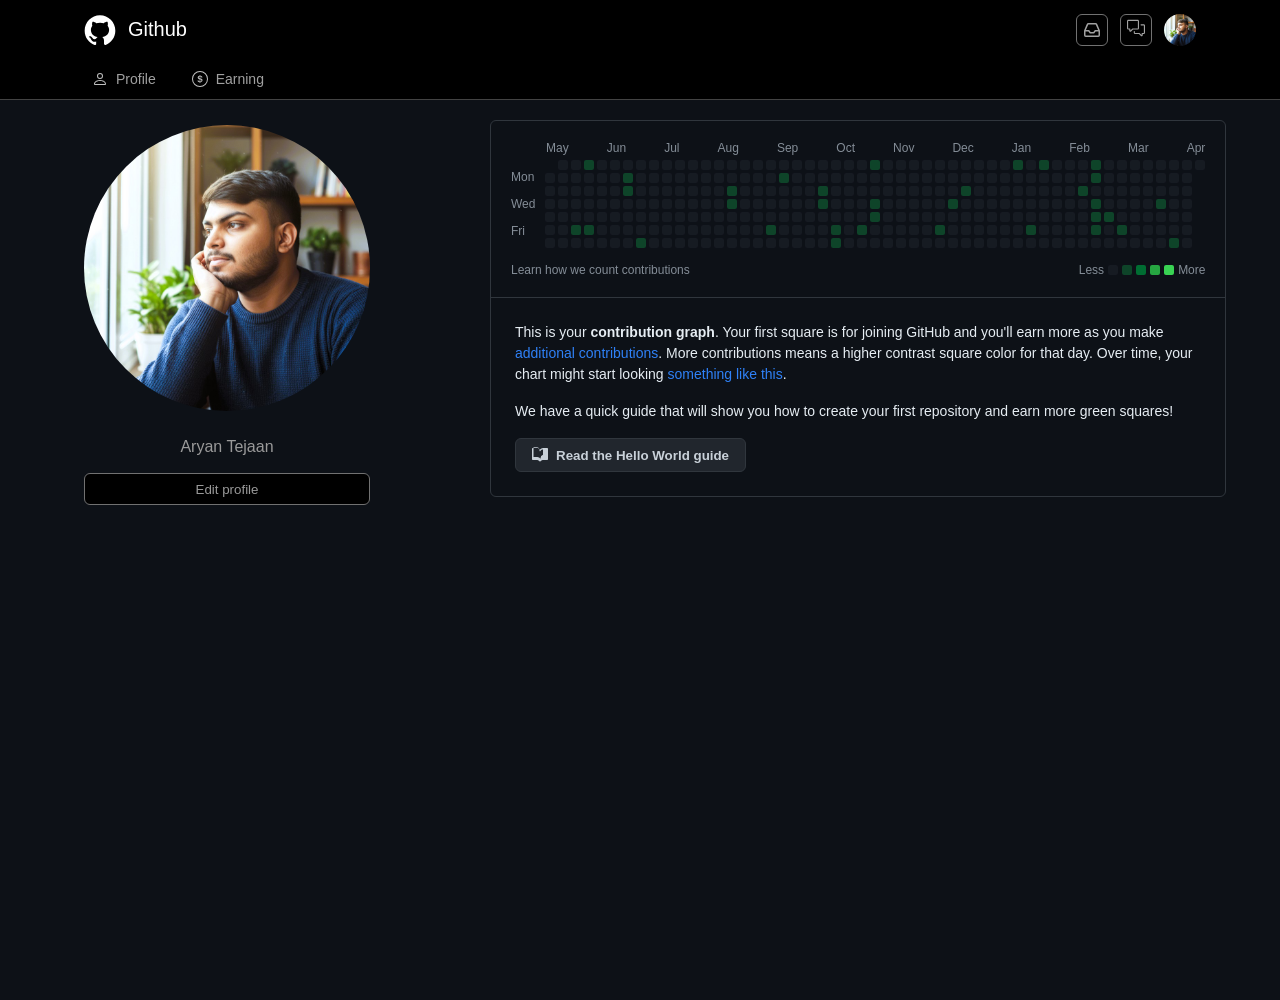
<file: index.html>
<!DOCTYPE html>
<html lang="en">

<head>
    <meta charset="UTF-8">
    <meta name="viewport" content="width=device-width, initial-scale=1.0">
    <title>github</title>
    <link rel="stylesheet" href="style.css">
</head>

<body>
    <nav class="navbar">
        <div class="box">
            <div class="upperbox">
                <div class="left">
                    <a href="https://github.com/aryan-dev-create">
                        <div class="logo">
                            <svg data-component="Octicon" aria-hidden="true" focusable="false"
                                class="octicon octicon-mark-github" viewBox="0 0 24 24" width="32" height="32"
                                fill="currentColor" display="inline-block" overflow="visible"
                                style="vertical-align:text-bottom">
                                <path
                                    d="M10.226 17.284c-2.965-.36-5.054-2.493-5.054-5.256 0-1.123.404-2.336 1.078-3.144-.292-.741-.247-2.314.09-2.965.898-.112 2.111.36 2.83 1.01.853-.269 1.752-.404 2.853-.404 1.1 0 1.999.135 2.807.382.696-.629 1.932-1.1 2.83-.988.315.606.36 2.179.067 2.942.72.854 1.101 2 1.101 3.167 0 2.763-2.089 4.852-5.098 5.234.763.494 1.28 1.572 1.28 2.807v2.336c0 .674.561 1.056 1.235.786 4.066-1.55 7.255-5.615 7.255-10.646C23.5 6.188 18.334 1 11.978 1 5.62 1 .5 6.188.5 12.545c0 4.986 3.167 9.12 7.435 10.669.606.225 1.19-.18 1.19-.786V20.63a2.9 2.9 0 0 1-1.078.224c-1.483 0-2.359-.808-2.987-2.313-.247-.607-.517-.966-1.034-1.033-.27-.023-.359-.135-.359-.27 0-.27.45-.471.898-.471.652 0 1.213.404 1.797 1.235.45.651.921.943 1.483.943.561 0 .92-.202 1.437-.719.382-.381.674-.718.944-.943">
                                </path>
                            </svg>
                        </div>
                    </a>
                    <div class="home">Github</div>
                </div>
                <div class="right">
                    <div class="noti"><svg data-component="Octicon" aria-hidden="true" focusable="false"
                            class="octicon octicon-inbox" viewBox="0 0 16 16" width="16" height="16" fill="currentColor"
                            display="inline-block" overflow="visible" style="vertical-align:text-bottom">
                            <path
                                d="M2.8 2.06A1.75 1.75 0 0 1 4.41 1h7.18c.7 0 1.333.417 1.61 1.06l2.74 6.395c.04.093.06.194.06.295v4.5A1.75 1.75 0 0 1 14.25 15H1.75A1.75 1.75 0 0 1 0 13.25v-4.5c0-.101.02-.202.06-.295Zm1.61.44a.25.25 0 0 0-.23.152L1.887 8H4.75a.75.75 0 0 1 .6.3L6.625 10h2.75l1.275-1.7a.75.75 0 0 1 .6-.3h2.863L11.82 2.652a.25.25 0 0 0-.23-.152Zm10.09 7h-2.875l-1.275 1.7a.75.75 0 0 1-.6.3h-3.5a.75.75 0 0 1-.6-.3L4.375 9.5H1.5v3.75c0 .138.112.25.25.25h12.5a.25.25 0 0 0 .25-.25Z">
                            </path>
                        </svg></div>
                    <button class="message-btn">
                        <div class="message">
                            <svg aria-hidden="true" height="24" viewBox="0 0 24 24" version="1.1" width="18"
                                fill="currentColor" data-view-component="true"
                                class="octicon octicon-comment-discussion blankslate-icon">
                                <path
                                    d="M1.75 1h12.5c.966 0 1.75.784 1.75 1.75v9.5A1.75 1.75 0 0 1 14.25 14H8.061l-2.574 2.573A1.458 1.458 0 0 1 3 15.543V14H1.75A1.75 1.75 0 0 1 0 12.25v-9.5C0 1.784.784 1 1.75 1ZM1.5 2.75v9.5c0 .138.112.25.25.25h2a.75.75 0 0 1 .75.75v2.19l2.72-2.72a.749.749 0 0 1 .53-.22h6.5a.25.25 0 0 0 .25-.25v-9.5a.25.25 0 0 0-.25-.25H1.75a.25.25 0 0 0-.25.25Z">
                                </path>
                                <path
                                    d="M22.5 8.75a.25.25 0 0 0-.25-.25h-3.5a.75.75 0 0 1 0-1.5h3.5c.966 0 1.75.784 1.75 1.75v9.5A1.75 1.75 0 0 1 22.25 20H21v1.543a1.457 1.457 0 0 1-2.487 1.03L15.939 20H10.75A1.75 1.75 0 0 1 9 18.25v-1.465a.75.75 0 0 1 1.5 0v1.465c0 .138.112.25.25.25h5.5a.75.75 0 0 1 .53.22l2.72 2.72v-2.19a.75.75 0 0 1 .75-.75h2a.25.25 0 0 0 .25-.25v-9.5Z">
                                </path>
                            </svg>
                        </div>
                    </button>
                    <div class="profile">
                        <img src="Aryan .jpeg" alt="">
                    </div>
                </div>
            </div>
            <div class="lowerbox">
                <a class="pages" href="index.html">
                    <div class="rect effects">
                        <div class="icon">
                            <svg xmlns="http://www.w3.org/2000/svg" width="16" height="16" fill="currentColor"
                                class="bi bi-person" viewBox="0 0 16 16">
                                <path
                                    d="M8 8a3 3 0 1 0 0-6 3 3 0 0 0 0 6m2-3a2 2 0 1 1-4 0 2 2 0 0 1 4 0m4 8c0 1-1 1-1 1H3s-1 0-1-1 1-4 6-4 6 3 6 4m-1-.004c-.001-.246-.154-.986-.832-1.664C11.516 10.68 10.289 10 8 10s-3.516.68-4.168 1.332c-.678.678-.83 1.418-.832 1.664z" />
                            </svg>
                        </div>
                        <div class="text">Profile</div>
                    </div>
                </a>
                <a class="pages" href="index2.html">
                    <div class="rect effects">
                        <div class="icon">
                            <svg xmlns="http://www.w3.org/2000/svg" width="16" height="16" fill="currentColor"
                                class="bi bi-coin" viewBox="0 0 16 16">
                                <path
                                    d="M5.5 9.511c.076.954.83 1.697 2.182 1.785V12h.6v-.709c1.4-.098 2.218-.846 2.218-1.932 0-.987-.626-1.496-1.745-1.76l-.473-.112V5.57c.6.068.982.396 1.074.85h1.052c-.076-.919-.864-1.638-2.126-1.716V4h-.6v.719c-1.195.117-2.01.836-2.01 1.853 0 .9.606 1.472 1.613 1.707l.397.098v2.034c-.615-.093-1.022-.43-1.114-.9zm2.177-2.166c-.59-.137-.91-.416-.91-.836 0-.47.345-.822.915-.925v1.76h-.005zm.692 1.193c.717.166 1.048.435 1.048.91 0 .542-.412.914-1.135.982V8.518z" />
                                <path d="M8 15A7 7 0 1 1 8 1a7 7 0 0 1 0 14m0 1A8 8 0 1 0 8 0a8 8 0 0 0 0 16" />
                            </svg>
                        </div>
                        <div class="text">Earning</div>
                    </div>
                </a>
            </div>
        </div>
    </nav>
    <div class="container">
        <div class="con">
            <div class="pro">
                <div class="circle">
                    <img src="Aryan .jpeg" alt="">
                </div>
                <div class="name">Aryan Tejaan</div>
                <div class="edit">
                    <a class="pages" href="https://github.com/settings/profile">
                        <button class="edit-btn">Edit profile</button>
                    </a>
                </div>
            </div>

            <div class="contribution-card">
                <!-- Top Graph Section -->
                <div class="graph-wrapper">
                    <div class="months">
                        <span>May</span><span>Jun</span><span>Jul</span><span>Aug</span>
                        <span>Sep</span><span>Oct</span><span>Nov</span><span>Dec</span>
                        <span>Jan</span><span>Feb</span><span>Mar</span><span>Apr</span>
                    </div>

                    <div class="graph-body">
                        <div class="days">
                            <span>Mon</span>
                            <span>Wed</span>
                            <span>Fri</span>
                        </div>
                        <div class="grid" id="contributionGrid">
                            <!-- Squares generated via CSS or JS -->
                        </div>
                    </div>

                    <div class="graph-footer">
                        <a href="#">Learn how we count contributions</a>
                        <div class="legend">
                            <span>Less</span>
                            <div class="sq level-0"></div>
                            <div class="sq level-1"></div>
                            <div class="sq level-2"></div>
                            <div class="sq level-3"></div>
                            <div class="sq level-4"></div>
                            <span>More</span>
                        </div>
                    </div>
                </div>

                <!-- Bottom Info Section -->
                <div class="info-section">
                    <p>This is your <strong>contribution graph</strong>. Your first square is for joining GitHub and
                        you'll earn more as you make <a href="#">additional contributions</a>. More contributions means
                        a higher contrast square color for that day. Over time, your chart might start looking <a
                            href="#">something like this</a>.</p>
                    <p>We have a quick guide that will show you how to create your first repository and earn more green
                        squares!</p>
                    <a class="pages1" href="https://docs.github.com/en/get-started/start-your-journey/hello-world">
                        <button class="btn-guide">
                            <svg width="16" height="16" viewBox="0 0 16 16" fill="currentColor">
                                <path
                                    d="M0 1.75A.75.75 0 01.75 1h4.253c1.227 0 2.317.59 3 1.501A4.037 4.037 0 0111.006 1h4.245a.75.75 0 01.75.75v10.5a.75.75 0 01-.75.75h-4.507a2.25 2.25 0 00-1.591.659l-.622.621a.75.75 0 01-1.06 0l-.622-.621A2.25 2.25 0 005.258 13H.75a.75.75 0 01-.75-.75V1.75zm8.5 9.5a3.75 3.75 0 012.506-3.51V2.5a2.53 2.53 0 00-2.256 1.101A.75.75 0 017.5 4V2.75a2.5 2.5 0 00-2.25-2.5H1.5v9.75h3.758a3.75 3.75 0 013.242 1.75z">
                                </path>
                            </svg>
                            Read the Hello World guide
                        </button>
                    </a>

                </div>
            </div>
        </div>
    </div>

    <script>
        const grid = document.getElementById('contributionGrid');
for (let i = 0; i < 350; i++) {
  const square = document.createElement('div');
  square.classList.add('sq');
  // Randomize colors for the "authentic" look
  const rand = Math.random();
  if (rand > 0.9) square.classList.add('level-1');
  grid.appendChild(square);
}
    </script>
</body>

</html>
</file>
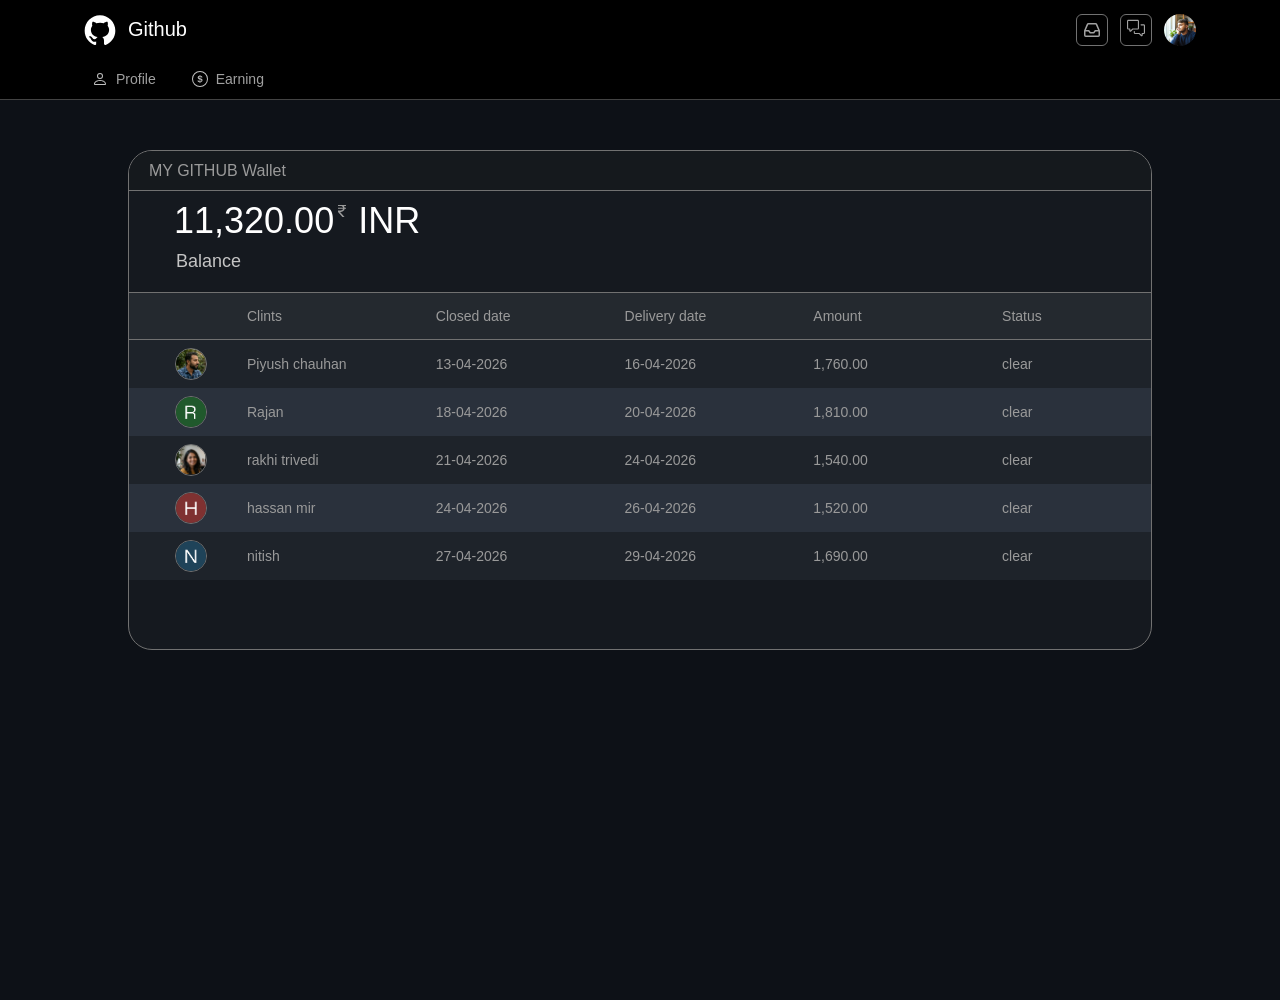
<file: index2.html>
<!DOCTYPE html>
<html lang="en">

<head>
    <meta charset="UTF-8">
    <meta name="viewport" content="width=device-width, initial-scale=1.0">
    <title>github</title>
    <link rel="stylesheet" href="style.css">
</head>

<body>
    <nav class="navbar">
        <div class="box">
            <div class="upperbox">
                <div class="left">
                    <a href="https://github.com/aryan-dev-create">
                        <div class="logo">
                            <svg data-component="Octicon" aria-hidden="true" focusable="false"
                                class="octicon octicon-mark-github" viewBox="0 0 24 24" width="32" height="32"
                                fill="currentColor" display="inline-block" overflow="visible"
                                style="vertical-align:text-bottom">
                                <path
                                    d="M10.226 17.284c-2.965-.36-5.054-2.493-5.054-5.256 0-1.123.404-2.336 1.078-3.144-.292-.741-.247-2.314.09-2.965.898-.112 2.111.36 2.83 1.01.853-.269 1.752-.404 2.853-.404 1.1 0 1.999.135 2.807.382.696-.629 1.932-1.1 2.83-.988.315.606.36 2.179.067 2.942.72.854 1.101 2 1.101 3.167 0 2.763-2.089 4.852-5.098 5.234.763.494 1.28 1.572 1.28 2.807v2.336c0 .674.561 1.056 1.235.786 4.066-1.55 7.255-5.615 7.255-10.646C23.5 6.188 18.334 1 11.978 1 5.62 1 .5 6.188.5 12.545c0 4.986 3.167 9.12 7.435 10.669.606.225 1.19-.18 1.19-.786V20.63a2.9 2.9 0 0 1-1.078.224c-1.483 0-2.359-.808-2.987-2.313-.247-.607-.517-.966-1.034-1.033-.27-.023-.359-.135-.359-.27 0-.27.45-.471.898-.471.652 0 1.213.404 1.797 1.235.45.651.921.943 1.483.943.561 0 .92-.202 1.437-.719.382-.381.674-.718.944-.943">
                                </path>
                            </svg>
                        </div>
                    </a>
                    <div class="home">Github</div>
                </div>
                <div class="right">
                    <div class="noti"><svg data-component="Octicon" aria-hidden="true" focusable="false"
                            class="octicon octicon-inbox" viewBox="0 0 16 16" width="16" height="16" fill="currentColor"
                            display="inline-block" overflow="visible" style="vertical-align:text-bottom">
                            <path
                                d="M2.8 2.06A1.75 1.75 0 0 1 4.41 1h7.18c.7 0 1.333.417 1.61 1.06l2.74 6.395c.04.093.06.194.06.295v4.5A1.75 1.75 0 0 1 14.25 15H1.75A1.75 1.75 0 0 1 0 13.25v-4.5c0-.101.02-.202.06-.295Zm1.61.44a.25.25 0 0 0-.23.152L1.887 8H4.75a.75.75 0 0 1 .6.3L6.625 10h2.75l1.275-1.7a.75.75 0 0 1 .6-.3h2.863L11.82 2.652a.25.25 0 0 0-.23-.152Zm10.09 7h-2.875l-1.275 1.7a.75.75 0 0 1-.6.3h-3.5a.75.75 0 0 1-.6-.3L4.375 9.5H1.5v3.75c0 .138.112.25.25.25h12.5a.25.25 0 0 0 .25-.25Z">
                            </path>
                        </svg></div>
                    <button class="message-btn">
                        <div class="message">
                            <svg aria-hidden="true" height="24" viewBox="0 0 24 24" version="1.1" width="18"
                                fill="currentColor" data-view-component="true"
                                class="octicon octicon-comment-discussion blankslate-icon">
                                <path
                                    d="M1.75 1h12.5c.966 0 1.75.784 1.75 1.75v9.5A1.75 1.75 0 0 1 14.25 14H8.061l-2.574 2.573A1.458 1.458 0 0 1 3 15.543V14H1.75A1.75 1.75 0 0 1 0 12.25v-9.5C0 1.784.784 1 1.75 1ZM1.5 2.75v9.5c0 .138.112.25.25.25h2a.75.75 0 0 1 .75.75v2.19l2.72-2.72a.749.749 0 0 1 .53-.22h6.5a.25.25 0 0 0 .25-.25v-9.5a.25.25 0 0 0-.25-.25H1.75a.25.25 0 0 0-.25.25Z">
                                </path>
                                <path
                                    d="M22.5 8.75a.25.25 0 0 0-.25-.25h-3.5a.75.75 0 0 1 0-1.5h3.5c.966 0 1.75.784 1.75 1.75v9.5A1.75 1.75 0 0 1 22.25 20H21v1.543a1.457 1.457 0 0 1-2.487 1.03L15.939 20H10.75A1.75 1.75 0 0 1 9 18.25v-1.465a.75.75 0 0 1 1.5 0v1.465c0 .138.112.25.25.25h5.5a.75.75 0 0 1 .53.22l2.72 2.72v-2.19a.75.75 0 0 1 .75-.75h2a.25.25 0 0 0 .25-.25v-9.5Z">
                                </path>
                            </svg>
                        </div>
                    </button>
                    <div class="profile">
                        <img src="Aryan .jpeg" alt="">
                    </div>
                </div>
            </div>
            <div class="lowerbox">
                <a class="pages" href="index.html">
                <div class="rect effects">
                    <div class="icon">
                        <svg xmlns="http://www.w3.org/2000/svg" width="16" height="16" fill="currentColor"
                            class="bi bi-person" viewBox="0 0 16 16">
                            <path d="M8 8a3 3 0 1 0 0-6 3 3 0 0 0 0 6m2-3a2 2 0 1 1-4 0 2 2 0 0 1 4 0m4 8c0 1-1 1-1 1H3s-1 0-1-1 1-4 6-4 6 3 6 4m-1-.004c-.001-.246-.154-.986-.832-1.664C11.516 10.68 10.289 10 8 10s-3.516.68-4.168 1.332c-.678.678-.83 1.418-.832 1.664z" />
                        </svg>
                    </div>
                    <div class="text">Profile</div>
                </div>
                </a>
                <a class="pages" href="index2.html">
                <div class="rect effects">
                    <div class="icon">
                        <svg xmlns="http://www.w3.org/2000/svg" width="16" height="16" fill="currentColor"
                            class="bi bi-coin" viewBox="0 0 16 16">
                            <path d="M5.5 9.511c.076.954.83 1.697 2.182 1.785V12h.6v-.709c1.4-.098 2.218-.846 2.218-1.932 0-.987-.626-1.496-1.745-1.76l-.473-.112V5.57c.6.068.982.396 1.074.85h1.052c-.076-.919-.864-1.638-2.126-1.716V4h-.6v.719c-1.195.117-2.01.836-2.01 1.853 0 .9.606 1.472 1.613 1.707l.397.098v2.034c-.615-.093-1.022-.43-1.114-.9zm2.177-2.166c-.59-.137-.91-.416-.91-.836 0-.47.345-.822.915-.925v1.76h-.005zm.692 1.193c.717.166 1.048.435 1.048.91 0 .542-.412.914-1.135.982V8.518z" />
                            <path d="M8 15A7 7 0 1 1 8 1a7 7 0 0 1 0 14m0 1A8 8 0 1 0 8 0a8 8 0 0 0 0 16" />
                        </svg>
                    </div>
                    <div class="text">Earning</div>
                </div>
                </a>

            </div>
        </div>
    </nav>
    <div class="container">
        <div class="box2">
            <div class="row">
                MY GITHUB Wallet
            </div>
            <div class="balance">
                <div class="ammo">
                    <div class="ammount">11,320.00</div>
                    <div class="currency">
                        <svg xmlns="http://www.w3.org/2000/svg" width="16" height="16" fill="currentColor"
                            class="bi bi-currency-rupee" viewBox="0 0 16 16">
                            <path
                                d="M4 3.06h2.726c1.22 0 2.12.575 2.325 1.724H4v1.051h5.051C8.855 7.001 8 7.558 6.788 7.558H4v1.317L8.437 14h2.11L6.095 8.884h.855c2.316-.018 3.465-1.476 3.688-3.049H12V4.784h-1.345c-.08-.778-.357-1.335-.793-1.732H12V2H4z" />
                        </svg>
                    </div>
                    <div class="ammount">INR</div>


                </div>
                <div class="balance-text">Balance</div>
            </div>
            <div class="clints">
                <div class="clint0 clint-info">
                    <div class="profile-column">
                        <div class="clint-img "></div>
                    </div>
                    <div class="profile-details">
                        <div class="clint-text clint-name">Clints</div>
                        <div class="clint-text ">Closed date</div>
                        <div class="clint-text ">Delivery date</div>
                        <div class="clint-text ">Amount</div>
                        <div class="clint-text ">Status</div>
                    </div>
                </div>
                <div class="clint1 clint-info">
                    <div class="profile-column">
                        <div class="clint1-img"><img src="Untitled (2).jpg" alt="Piyush chauhan"></div>
                    </div>
                    <div class="profile-details">
                        <div class="clint-text clint1-name">Piyush chauhan</div>
                        <div class="clint-text clint1-date">13-04-2026</div>
                        <div class="clint-text clint1-date">16-04-2026</div>
                        <div class="clint-text clint1-ammount">1,760.00</div>
                        <div class="clint-text clint1-status">clear</div>
                    </div>
                </div>
                <div class="clint2 clint-info">
                    <div class="profile-column">
                        <div class="clint1-img"><img src="Untitled (3).jpg" alt="Rajan"></div>
                    </div>
                    <div class="profile-details">
                        <div class="clint-text clint1-name">Rajan</div>
                        <div class="clint-text clint1-date">18-04-2026</div>
                        <div class="clint-text clint1-date">20-04-2026</div>
                        <div class="clint-text clint1-ammount">1,810.00</div>
                        <div class="clint-text clint1-status">clear</div>
                    </div>
                </div>
                <div class="clint3 clint-info">
                    <div class="profile-column">
                        <div class="clint1-img"><img src="Untitled (1).jpg" alt=""></div>
                    </div>
                    <div class="profile-details">
                        <div class="clint-text clint1-name">rakhi trivedi</div>
                        <div class="clint-text clint1-date">21-04-2026</div>
                        <div class="clint-text clint1-date">24-04-2026</div>
                        <div class="clint-text clint1-ammount">1,540.00</div>
                        <div class="clint-text clint1-status">clear</div>
                    </div>
                </div>
                <div class="clint4 clint-info">
                    <div class="profile-column">
                        <div class="clint1-img"><img src="Untitled.jpg" alt=""></div>
                    </div>
                    <div class="profile-details">
                        <div class="clint-text clint1-name">hassan mir</div>
                        <div class="clint-text clint1-date">24-04-2026</div>
                        <div class="clint-text clint1-date">26-04-2026</div>
                        <div class="clint-text clint1-ammount">1,520.00</div>
                        <div class="clint-text clint1-status">clear</div>
                    </div>
                </div>
                <div class="clint5 clint-info">
                    <div class="profile-column">
                        <div class="clint1-img"><img src="Untitled (4).jpg" alt=""></div>
                    </div>
                    <div class="profile-details">
                        <div class="clint-text clint1-name">nitish</div>
                        <div class="clint-text clint1-date">27-04-2026</div>
                        <div class="clint-text clint1-date">29-04-2026</div>
                        <div class="clint-text clint1-ammount">1,690.00</div>
                        <div class="clint-text clint1-status">clear</div>
                    </div>
                </div>
            </div>
        </div>

    </div>

</body>

</html>
</file>
<file: style.css>
* {
    margin: 0;
    padding: 0;
    box-sizing: border-box;
    font-family: "Mona Sans VF", "Segoe UI", "Noto Sans", "Helvetica", "Arial", "sans-serif", "Apple Color Emoji", "Segoe UI Emoji";

}



.navbar {
    width: 100%;
    height: 100px;
    background-color: black;
    display: flex;
    align-items: center;
    justify-content: center;
}


.box {
    width: 90%;
    height: 100%;
    background-color: white;
    top: 15px;
    right: 20px;
}

.upperbox {
    width: 100%;
    height: 60%;
    background-color: rgb(0, 0, 0);
    display: flex;
    align-items: center;
    justify-content: center;

}

.left {
    width: 50%;
    height: 100%;
    padding-left: 20px;
    display: flex;
    align-items: center;
    justify-content: left;
    gap: 12px;

}

.right {
    width: 50%;
    height: 100%;
    padding-right: 20px;
    display: flex;
    align-items: center;
    justify-content: right;
    gap: 12px;
}

.noti {
    width: 32px;
    height: 32px;
    color: rgb(162, 162, 162);
    background-color: rgb(0, 0, 0);
    border-radius: 6px;
    border: 0.25px solid rgb(113, 113, 113);
    display: flex;
    align-items: center;
    justify-content: center;
}

.message-btn {
    width: 32px;
    height: 32px;
    color: rgb(162, 162, 162);
    background-color: rgb(0, 0, 0);
    border-radius: 6px;
    border: 0.25px solid rgb(113, 113, 113);
    display: flex;
    align-items: center;
    justify-content: center;
}

.message-btn:hover {
    background-color: #15191F;
    cursor: pointer;
}

.profile {
    width: 32px;
    height: 32px;
    background-color: white;
    border-radius: 50%;
    overflow: hidden;
}


.lowerbox {
    padding: 0px 20px;
    width: 100%;
    height: 40%;
    background-color: rgb(0, 0, 0);
    display: flex;
    align-items: center;
    gap: 20px;

}

.icon {
    color: rgb(192, 192, 192);
    width: 16px;
    height: 16px;
}

.rect {
    padding: 6px 8px;
    width: fit-content;
    line-height: 21px;
    background-color: rgb(0, 0, 0);
    border-radius: 6px;
    display: flex;
    align-items: center;
    justify-content: center;
    gap: 8px;
}

.pages {
    text-decoration: none;
    color: rgb(160, 160, 160);
}

.text {
    width: fit-content;
    font-size: 14px;
    font-weight: 400;
    color: rgb(160, 160, 160);
}

.navbar .logo {
    color: white;
    font-size: 30px;
}

.navbar {
    border-bottom: 0.25px solid rgba(113, 113, 113, 0.594);
}

.home {
    color: white;
    font-size: 20px;

}

.container {
    width: 100%;
    height: 100vh;
    background-color: #0d1117;
    display: flex;
    justify-content: center;
}

.con {
    padding: 20px;
    width: 90%;
    height: 100%;
    background-color: #0d1117;
    display: flex;
    gap: 120px;
}

.pro {
    padding-top: 5px;
    width: 296px;
    height: 432px;
    ;
    background-color: #0d1117;
    display: flex;
    flex-direction: column;
    align-items: center;
}

.circle {
    width: 286px;
    height: 286px;

    background-color: rgb(0, 0, 0);
    border-radius: 50%;
    overflow: hidden;
}

.name {
    width: 286px;
    height: 32px;
    color: rgb(154, 154, 154);
    display: flex;
    align-items: center;
    justify-content: center;
    margin-top: 20px;
}

.edit-btn {
    width: 286px;
    height: 32px;
    color: rgb(154, 154, 154);
    display: flex;
    align-items: center;
    justify-content: center;
    margin-top: 10px;
    background-color: rgb(0, 0, 0);
    border-radius: 6px;
    border: 0.25px solid rgb(113, 113, 113);

}

.edit-btn:hover {
    background-color: #15191F;
    cursor: pointer;
}




img {
    width: 100%;
    height: 100%;
    object-fit: cover;
}

.box2 {
    margin-top: 50px;
    width: 80%;
    height: 500px;
    border-radius: 24px;
    background-color: #15191F;
    overflow: hidden;
    border: 0.25px solid #717171;
}

.row {
    width: 100%;
    height: 40px;
    padding: 0px 20px;

    color: rgb(154, 154, 154);
    display: flex;
    align-items: center;
    background-color: #15191d;
    border-bottom: 0.25px solid rgb(113, 113, 113);
}

.balance {
    margin-bottom: 20px;
}

.ammo {

    padding: 0px 45px;
    font-size: 36px;
    font-weight: 450;
    color: rgb(255, 255, 255);
    width: 100%;
    height: 60px;
    display: flex;
    align-items: center;
}

.currency {
    padding-right: 8px;
    font-size: 24px;
    font-weight: 400;
    color: rgb(154, 154, 154);
    width: fit-content;
    height: 100%;
    padding-top: 6px;

}

.ammount {
    font-size: 36px;
    font-weight: 450;
    color: rgb(255, 255, 255);
    width: fit-content;
    height: 60px;
    display: flex;
    align-items: center;

}



.balance-text {
    padding: 0px 47px;
    font-size: 18px;
    font-weight: 400;
    color: rgb(197, 197, 197);

}

.clint-info {
    background-color: #24292F;
    width: 100%;
    height: 48px;
    padding: 0px 46px;
    display: flex;
    align-items: center;
    gap: 40px;

}

.profile-details {
    display: flex;
    width: 100%;
    gap: 10%;
}

.clint-img {
    width: 32px;
    height: 32px;

}

.clint-text {
    width: 100%;
    font-size: 14px;
    font-weight: 470;
    color: rgb(154, 154, 154);
    height: 100%;
}

.clint1-img {
    width: 32px;
    height: 32px;
    background-color: white;
    border-radius: 50%;
    overflow: hidden;
    border: 0.25px solid rgb(113, 113, 113);
}

.clint0 {
    border-top: 0.25px solid rgb(113, 113, 113);
    border-bottom: 0.25px solid rgb(113, 113, 113);

}

.clint1,
.clint3,
.clint5 {
    background-color: #1E232A;
}

.clint2,
.clint4 {
    background-color: #2A313C;
}


.effects:hover {
    background-color: #15191F;
    cursor: pointer;
}


:root {
    --bg-color: #0d1117;
    --border-color: #30363d;
    --text-main: #e6edf3;
    --text-muted: #848d97;
    --link-color: #2f81f7;
    --sq-empty: #161b22;
    --sq-l1: #0e4429;
    --sq-l2: #006d32;
    --sq-l3: #26a641;
    --sq-l4: #39d353;
}

body {
    background-color: #010409;
    font-family: -apple-system, BlinkMacSystemFont, "Segoe UI", Helvetica, Arial, sans-serif;
    color: var(--text-main);
}

.contribution-card {
    width: 100%;
    max-width: 800px;
    height: fit-content;
    background: var(--bg-color);
    border: 1px border-color solid;
    border-radius: 6px;
    border: 1px solid var(--border-color);
}

/* Graph Section */
.graph-wrapper {
    padding: 20px;
}

.months {
    display: flex;
    justify-content: space-between;
    margin-left: 35px;
    margin-bottom: 5px;
    font-size: 12px;
    color: var(--text-muted);
}

.graph-body {
    display: flex;
    gap: 10px;
}

.days {
    display: flex;
    flex-direction: column;
    justify-content: space-between;
    font-size: 12px;
    color: var(--text-muted);
    padding: 10px 0;
}

.grid {
    display: grid;
    grid-template-rows: repeat(7, 10px);
    grid-auto-flow: column;
    grid-auto-columns: 10px;
    gap: 3px;
}

/* Square styling */
.sq {
    width: 10px;
    height: 10px;
    border-radius: 2px;
    background-color: var(--sq-empty);
    outline: 1px solid rgba(27, 31, 35, 0.06);
}

/* Placeholder squares for demo */
.grid::before {
    content: "";
    display: contents;
}

/* Add roughly 365 squares via JavaScript or repeat this in HTML */
.level-0 {
    background: var(--sq-empty);
}

.level-1 {
    background: var(--sq-l1);
}

.level-2 {
    background: var(--sq-l2);
}

.level-3 {
    background: var(--sq-l3);
}

.level-4 {
    background: var(--sq-l4);
}

.graph-footer {
    display: flex;
    justify-content: space-between;
    align-items: center;
    margin-top: 15px;
    font-size: 12px;
    color: var(--text-muted);
}

.graph-footer a {
    color: var(--text-muted);
    text-decoration: none;
}

.legend {
    display: flex;
    align-items: center;
    gap: 4px;
}

/* Info Section */
.info-section {
    padding: 24px;
    border-top: 1px solid var(--border-color);
    font-size: 14px;
    line-height: 1.5;
}

.info-section p {
    margin-bottom: 16px;
}

.info-section a {
    color: var(--link-color);
    text-decoration: none;
}



.btn-guide {
    background-color: #21262d;
    color: #c9d1d9;
    border: 1px solid var(--border-color);
    padding: 8px 16px;
    border-radius: 6px;
    font-weight: 600;
    display: flex;
    align-items: center;
    gap: 8px;
    cursor: pointer;
}

.btn-guide:hover {
    background-color: #161b22;
}
</file>
